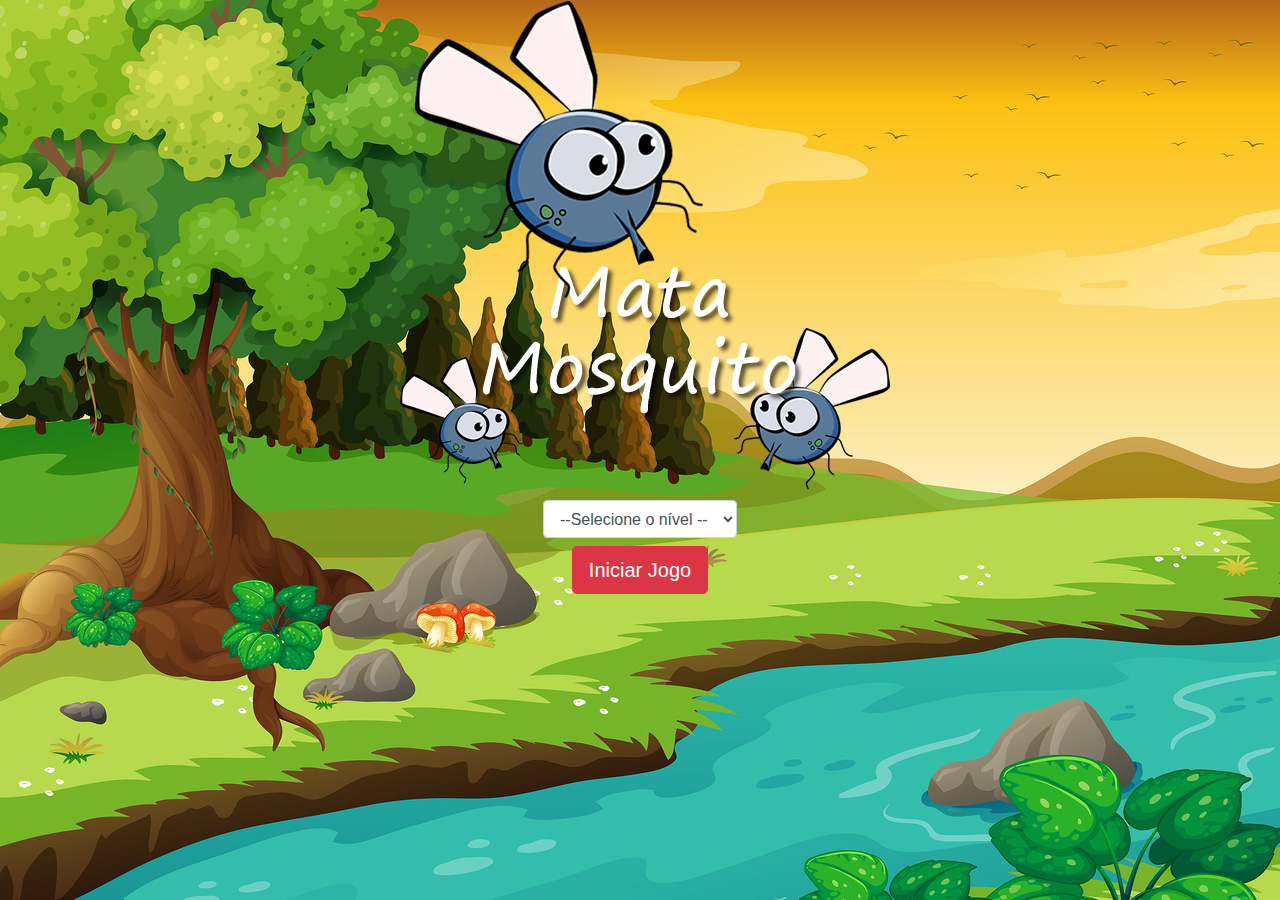
<file: index.html>
<!DOCTYPE html>
<html>
    <head>
        <title></title>
        <meta charset="utf-8">
        <link rel="stylesheet" href="https://cdn.jsdelivr.net/npm/bootstrap@4.0.0/dist/css/bootstrap.min.css" integrity="sha384-Gn5384xqQ1aoWXA+058RXPxPg6fy4IWvTNh0E263XmFcJlSAwiGgFAW/dAiS6JXm" crossorigin="anonymous">
        <link rel="stylesheet" href="estilo.css">

        <script>
            function iniciarJogo() {

                var nivel = document.getElementById('nivel').value
                if(nivel == '') {
                    alert('Selecione um nível para o jogo')
                    return false
                }
                 window.location.href = "app.html?" + nivel
            }

        </script>

    </head>
    <body>
        <div class="container">
            <div class="row">
                <div class="col">
                    <div class="d-flex justify-content-center">
                        <img src="imagens/game.png" />
                    </div>
                </div>
            </div>
        </div>

        <div class="row">
            <div class="col">
                <div class="d-flex justify-content-center">
                    <div class="mb-2">
                        <select class="form-control" id="nivel">
                            <option value=""> --Selecione o nível --</option>>
                            <option value="normal">Normal</option>
                            <option value="dificil">Difícil</option>
                            <option value="chucknorris">Chuck Norris</option>
                        </select>
                    </div>
                </div>
            </div>
        </div>

        <div class="row">
            <div class="col">
                <div class="d-flex justify-content-center">
                    <button type="button" class="btn btn-danger btn-lg" onclick="iniciarJogo()">Iniciar Jogo</button>
                </div>
            </div>
        </div>
    </body>
</html>
</file>
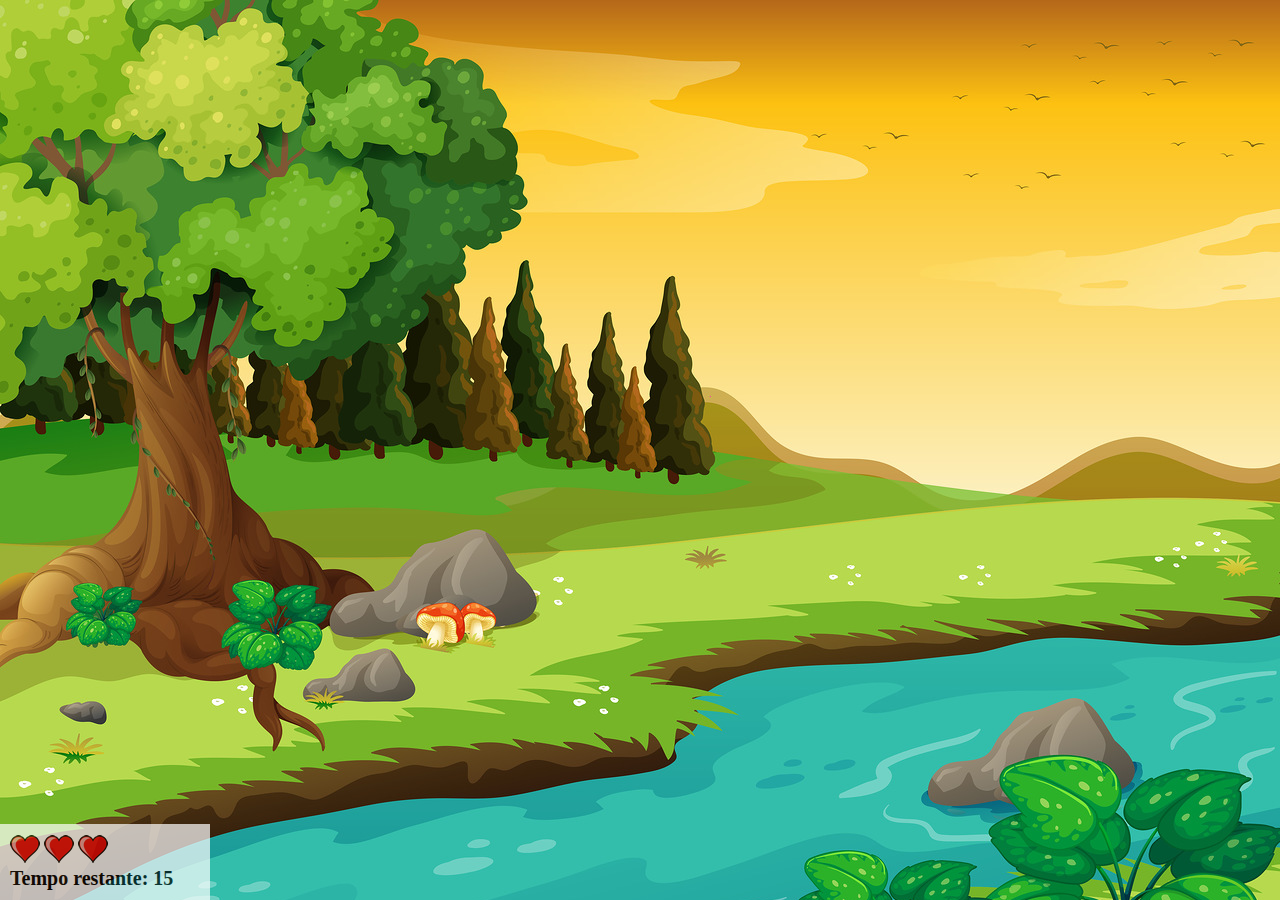
<file: app.html>
<!DOCTYPE html>
<html>
    <head>
        <title></title>
        <link rel="stylesheet" href="estilo.css" />
        <script src="jogo.js"> </script>
    </head>
    <body onresize="ajustaTamanhoPalcoJogo()">

            <div class="painel">
                <div class="vidas">
                    <img id="v1" src="imagens/coracao_cheio.png"/>
                    <img id="v2" src="imagens/coracao_cheio.png"/>
                    <img id="v3" src="imagens/coracao_cheio.png"/>
                </div>
                <div class="cronometro">Tempo restante: <span id="cronometro"></span></div>
            </div>

        <script>
            document.getElementById('cronometro').innerHTML = tempo

            var criaMosquito = setInterval(function(){
                posicaoRandonica()
            }, criaMosquitoTempo)
        </script>

    </body>
</html>
</file>
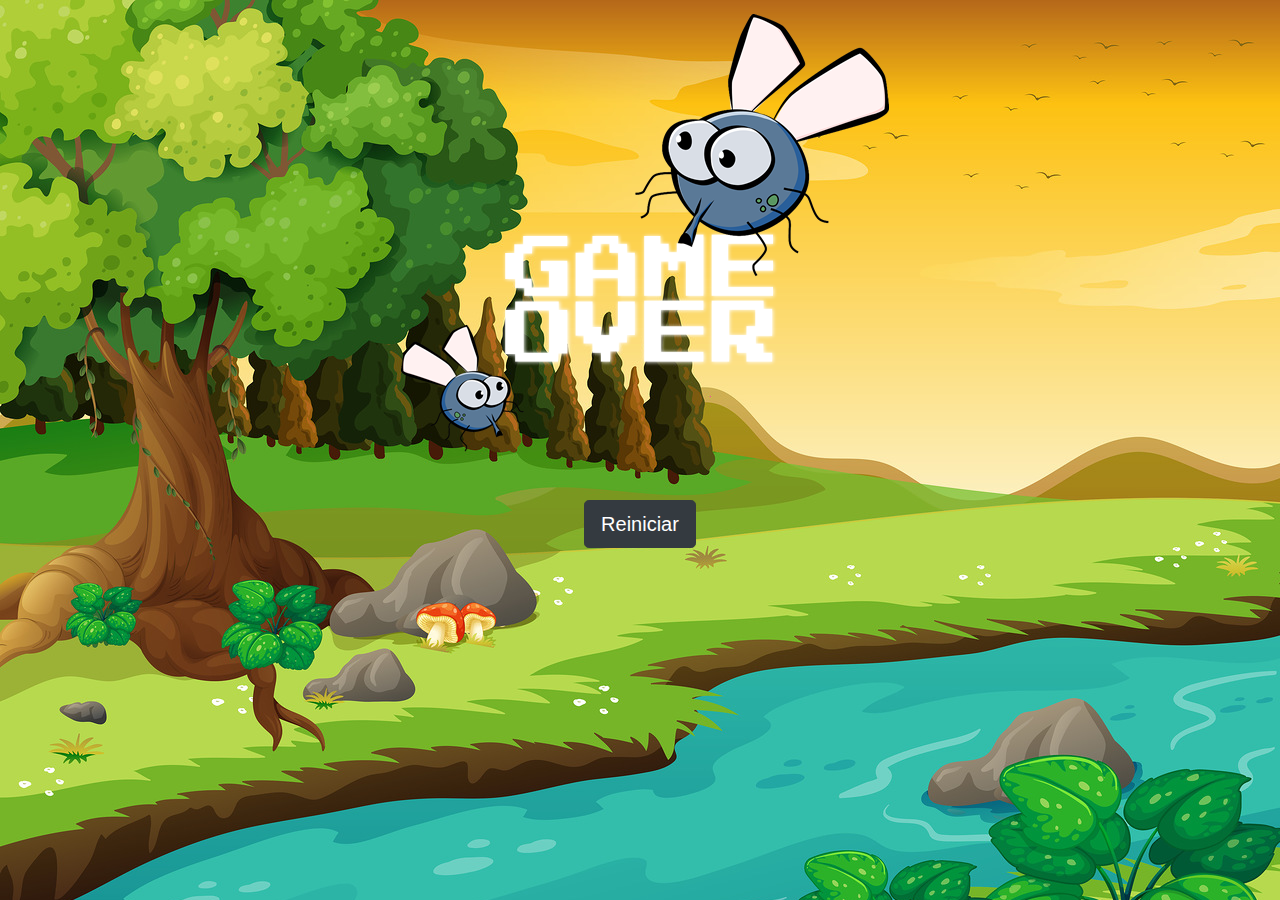
<file: fim_de_jogo.html>
<!DOCTYPE html>
<html>
    <head>
        <title></title>
        <link rel="stylesheet" href="https://cdn.jsdelivr.net/npm/bootstrap@4.0.0/dist/css/bootstrap.min.css" integrity="sha384-Gn5384xqQ1aoWXA+058RXPxPg6fy4IWvTNh0E263XmFcJlSAwiGgFAW/dAiS6JXm" crossorigin="anonymous">
        <link rel="stylesheet" href="estilo.css">

    </head>
    <body>
        <div class="container">
            <div class="row">
                <div class="col">
                    <div class="d-flex justify-content-center">
                        <img src="imagens/game_over.png" />
                    </div>
                </div>
            </div>
        </div>
        <div class="row">
            <div class="col">
                <div class="d-flex justify-content-center">
                    <button type="button" class="btn btn-dark btn-lg" onclick="window.location.href ='index.html' ">Reiniciar</button>
            </div>
        </div>
    </body>
</html>
</file>
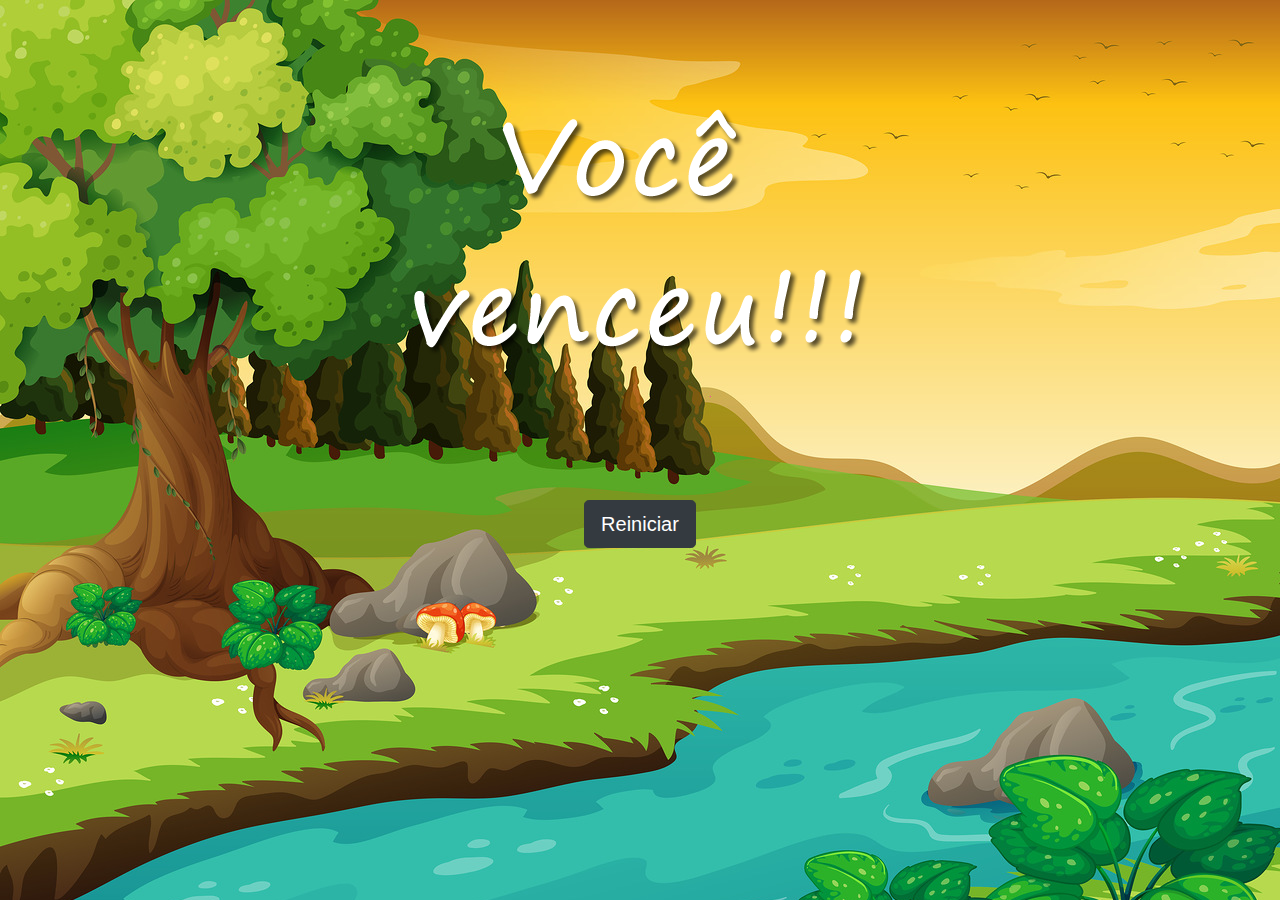
<file: vitoria.html>
<!DOCTYPE html>
<html>
    <head>
        <title></title>
        <link rel="stylesheet" href="https://cdn.jsdelivr.net/npm/bootstrap@4.0.0/dist/css/bootstrap.min.css" integrity="sha384-Gn5384xqQ1aoWXA+058RXPxPg6fy4IWvTNh0E263XmFcJlSAwiGgFAW/dAiS6JXm" crossorigin="anonymous">
        <link rel="stylesheet" href="estilo.css">

    </head>
    <body>
        <div class="container">
            <div class="row">
                <div class="col">
                    <div class="d-flex justify-content-center">
                        <img src="imagens/vitoria.png" />
                    </div>
                </div>
            </div>
        </div>
        <div class="row">
            <div class="col">
                <div class="d-flex justify-content-center">
                    <button type="button" class="btn btn-dark btn-lg" onclick="window.location.href ='index.html' ">Reiniciar</button>
            </div>
        </div>
    </body>
</html>
</file>
<file: estilo.css>
html {
    cursor: url(imagens/mata_mosquito.png) 30 30, auto;
}
body {
    background-image: url(imagens/bg.jpg);
    background-repeat: no-repeat;
    background-size: 100%;
}
    


.mosquito1 {
    width: 50px;
    height: 50px;
}

.mosquito2 {
    width: 70px;
    height: 70px;
}

.mosquito3 {
    width: 90px;
    height: 90px;
}

.ladoA{
    transform: scaleX(1);
}

.ladoB{
    transform: scaleX(-1);
}

.painel {
    position:absolute;
    width: 190px;
    padding: 10px;
    left: 0px;
    bottom: 0px;
    border-top: solid 1px #fff;
    background-color: #fff;
    opacity: 0.7;
}

.vidas {
    float: left;
}

.cronometro {
    float: left;
    font-size: 20px;
    font-weight: bold;
}
</file>
